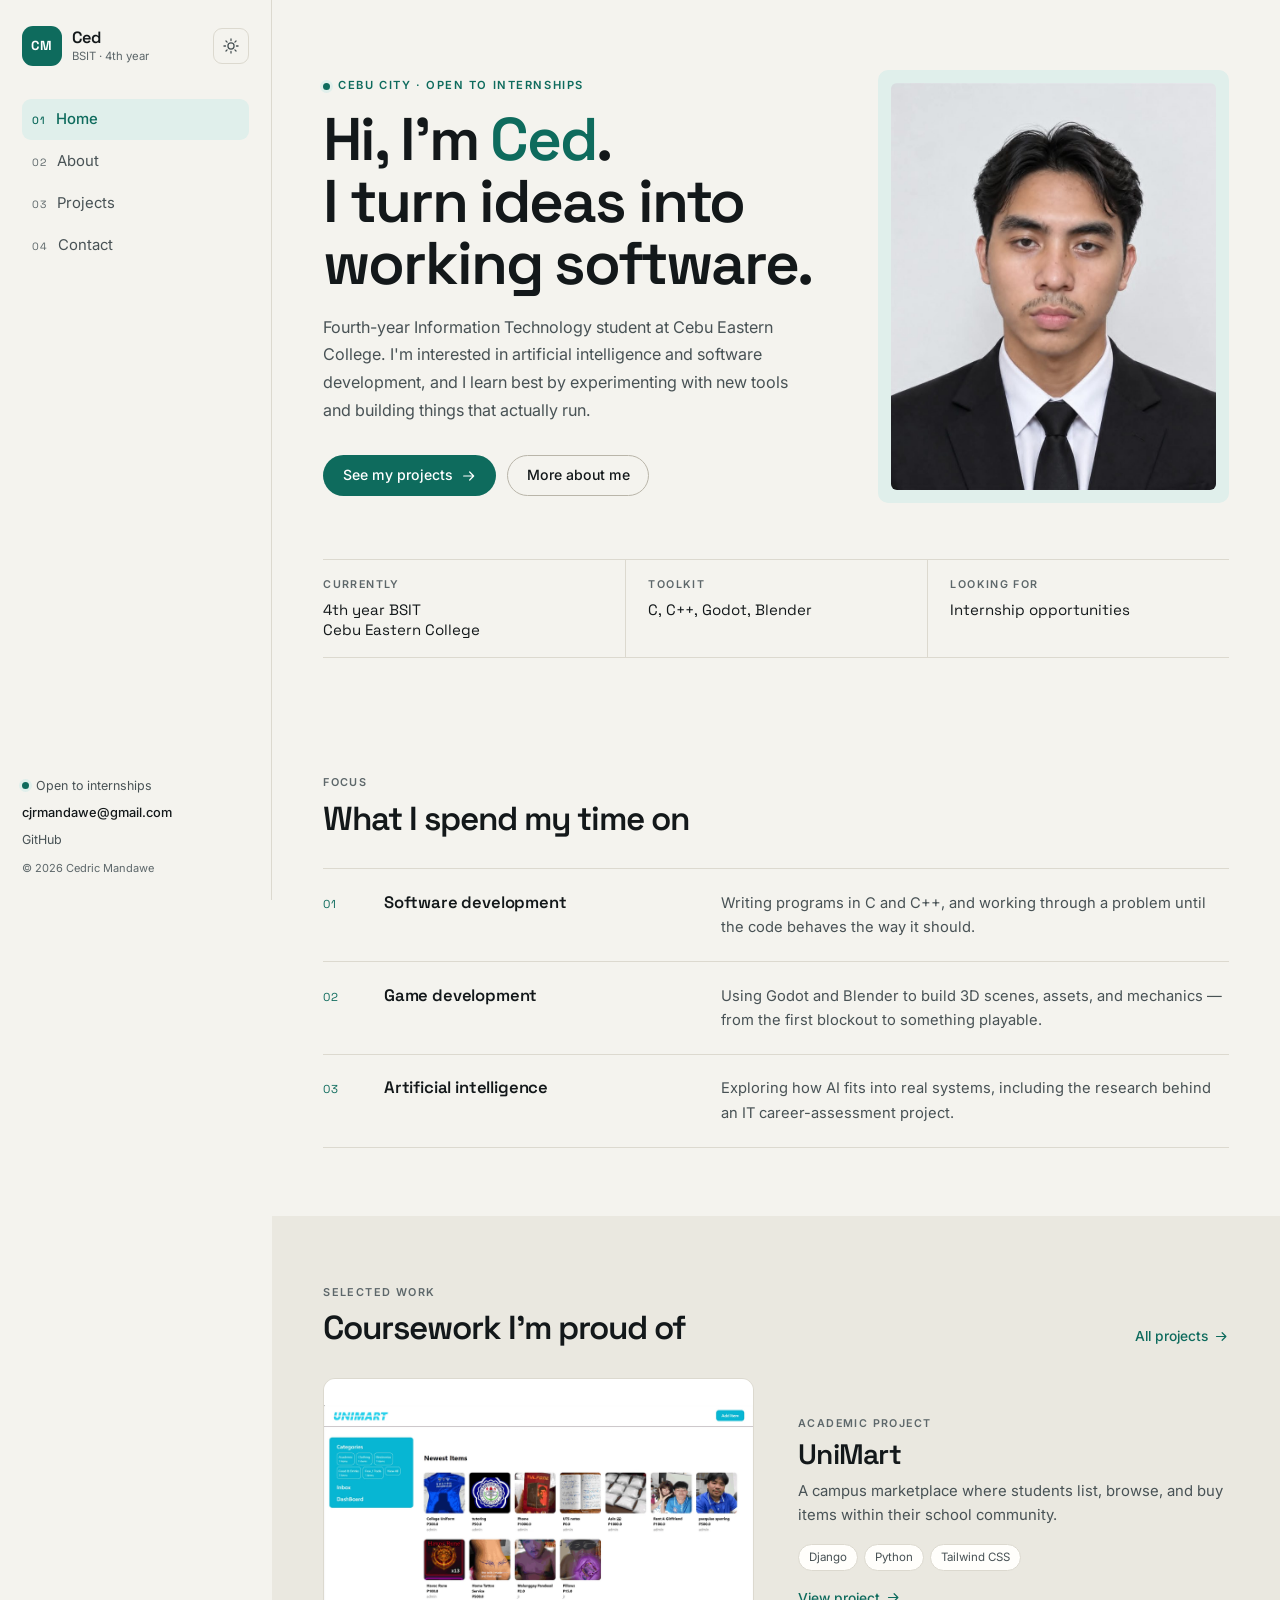
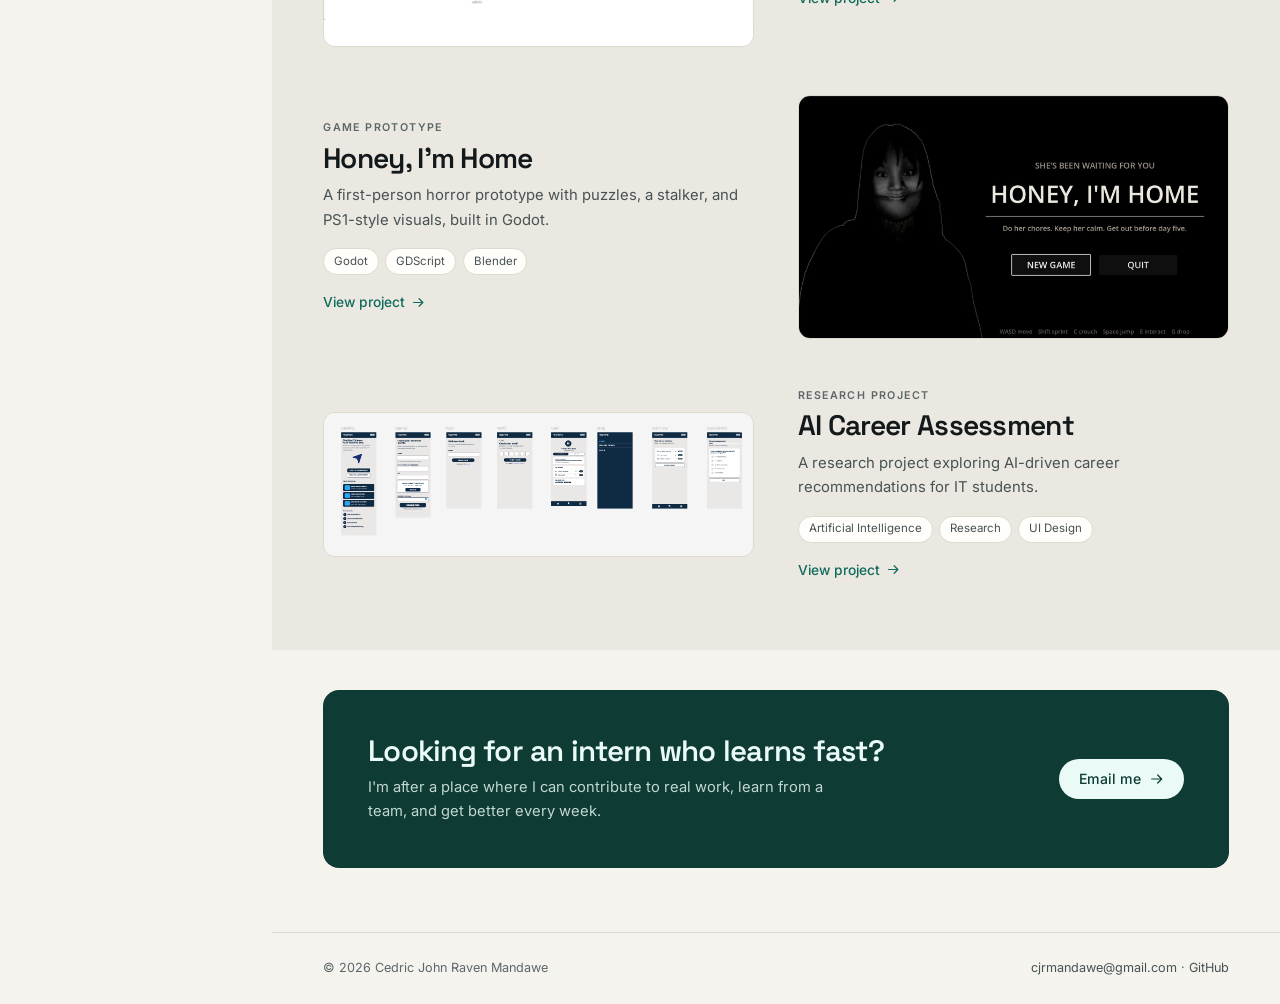
<file: index.html>
<!DOCTYPE html>
<html lang="en" data-theme="light">
<head>
  <meta charset="utf-8">
  <meta name="viewport" content="width=device-width, initial-scale=1">
  <title>Cedric Mandawe — IT Student &amp; Aspiring Developer</title>
  <meta name="description" content="Portfolio of Cedric (Ced) Mandawe, a fourth-year Information Technology student at Cebu Eastern College interested in software development, artificial intelligence, and game development.">

  <link rel="icon" href="images/favicon.svg" type="image/svg+xml">
  <link rel="preconnect" href="https://fonts.googleapis.com">
  <link rel="preconnect" href="https://fonts.gstatic.com" crossorigin>
  <link href="https://fonts.googleapis.com/css2?family=Inter:wght@400;500;600&family=Space+Grotesk:wght@400;500;600;700&display=swap" rel="stylesheet">
  <link rel="stylesheet" href="style.css">

  <script>
    (function () {
      document.documentElement.classList.add('js');
      try {
        var saved = localStorage.getItem('ced-theme');
        var prefersDark = window.matchMedia('(prefers-color-scheme: dark)').matches;
        document.documentElement.dataset.theme = saved || (prefersDark ? 'dark' : 'light');
      } catch (e) {}
    })();
  </script>
</head>
<body>
  <a class="skip-link" href="#main">Skip to content</a>

  <div class="app">
    <!-- ================= SIDEBAR ================= -->
    <aside class="sidebar" id="sidebar">
      <div class="side-top">
        <a class="brand" href="index.html">
          <span class="brand-mark" aria-hidden="true">CM</span>
          <span class="brand-text">
            <strong>Ced</strong>
            <small>BSIT &middot; 4th year</small>
          </span>
        </a>

        <div class="side-actions">
          <button class="theme-toggle" type="button" aria-label="Switch to dark theme" title="Switch theme">
            <svg class="icon-sun" viewBox="0 0 24 24" aria-hidden="true"><circle cx="12" cy="12" r="4.1"/><path d="M12 2.6v2.1M12 19.3v2.1M2.6 12h2.1M19.3 12h2.1M5.3 5.3l1.5 1.5M17.2 17.2l1.5 1.5M18.7 5.3l-1.5 1.5M6.8 17.2l-1.5 1.5"/></svg>
            <svg class="icon-moon" viewBox="0 0 24 24" aria-hidden="true"><path d="M20.1 14.3A8.4 8.4 0 0 1 9.7 3.9a8.5 8.5 0 1 0 10.4 10.4Z"/></svg>
          </button>

          <button class="nav-toggle" type="button" aria-expanded="false" aria-controls="side-nav" aria-label="Open menu">
            <span class="nav-toggle-bars" aria-hidden="true"><span></span><span></span></span>
          </button>
        </div>
      </div>

      <nav class="side-nav" id="side-nav" aria-label="Main navigation">
        <ul>
          <li><a class="nav-link" href="index.html"><span class="n">01</span>Home</a></li>
          <li><a class="nav-link" href="about.html"><span class="n">02</span>About</a></li>
          <li><a class="nav-link" href="projects.html"><span class="n">03</span>Projects</a></li>
          <li><a class="nav-link" href="contact.html"><span class="n">04</span>Contact</a></li>
        </ul>
      </nav>

      <div class="side-foot">
        <p class="availability"><span class="pulse-dot" aria-hidden="true"></span>Open to internships</p>
        <a class="side-email" href="mailto:cjrmandawe@gmail.com">cjrmandawe@gmail.com</a>
        <div class="side-links">
          <a href="https://github.com/Chaddric" target="_blank" rel="noopener">GitHub</a>
        </div>
        <p class="side-fine">&copy; <span class="year">2026</span> Cedric Mandawe</p>
      </div>
    </aside>

    <!-- ================= MAIN ================= -->
    <div class="main">
      <main id="main">
        <section class="hero">
          <div class="wrap">
            <div class="hero-grid">
              <div class="hero-copy">
                <p class="eyebrow"><span class="pulse-dot" aria-hidden="true"></span>Cebu City &middot; Open to internships</p>
                <h1 class="hero-title">Hi, I'm <span class="accent">Ced</span>.<br>I turn ideas into working software.</h1>
                <p class="hero-lead">
                  Fourth-year Information Technology student at Cebu Eastern College. I'm interested in
                  artificial intelligence and software development, and I learn best by experimenting with
                  new tools and building things that actually run.
                </p>
                <div class="hero-actions">
                  <a class="btn" href="projects.html">
                    See my projects
                    <svg viewBox="0 0 24 24" aria-hidden="true"><path d="M4 12h15M13 6l6 6-6 6"/></svg>
                  </a>
                  <a class="btn btn-ghost" href="about.html">More about me</a>
                </div>
              </div>

              <figure class="hero-photo">
                <img src="images/profile.jpg" alt="Portrait of Cedric Mandawe" width="960" height="960">
              </figure>
            </div>

            <dl class="facts">
              <div class="fact">
                <dt>Currently</dt>
                <dd>4th year BSIT<br>Cebu Eastern College</dd>
              </div>
              <div class="fact">
                <dt>Toolkit</dt>
                <dd>C, C++, Godot, Blender</dd>
              </div>
              <div class="fact">
                <dt>Looking for</dt>
                <dd>Internship opportunities</dd>
              </div>
            </dl>
          </div>
        </section>

        <!-- ================= FOCUS ================= -->
        <section class="section">
          <div class="wrap">
            <div class="section-head reveal">
              <div>
                <span class="section-kicker">Focus</span>
                <h2 class="section-title">What I spend my time on</h2>
              </div>
            </div>

            <div class="rows reveal">
              <div class="row">
                <span class="row-num">01</span>
                <h3 class="row-title">Software development</h3>
                <p class="row-text">
                  Writing programs in C and C++, and working through a problem until the code behaves
                  the way it should.
                </p>
              </div>
              <div class="row">
                <span class="row-num">02</span>
                <h3 class="row-title">Game development</h3>
                <p class="row-text">
                  Using Godot and Blender to build 3D scenes, assets, and mechanics &mdash; from the first
                  blockout to something playable.
                </p>
              </div>
              <div class="row">
                <span class="row-num">03</span>
                <h3 class="row-title">Artificial intelligence</h3>
                <p class="row-text">
                  Exploring how AI fits into real systems, including the research behind an IT
                  career-assessment project.
                </p>
              </div>
            </div>
          </div>
        </section>

        <!-- ================= SELECTED WORK ================= -->
        <section class="section section-alt">
          <div class="wrap">
            <div class="section-head reveal">
              <div>
                <span class="section-kicker">Selected work</span>
                <h2 class="section-title">Coursework I'm proud of</h2>
              </div>
              <a class="link-arrow" href="projects.html">
                All projects
                <svg viewBox="0 0 24 24" aria-hidden="true"><path d="M4 12h15M13 6l6 6-6 6"/></svg>
              </a>
            </div>

            <div class="work-list">
              <article class="work reveal">
                <figure class="work-media">
                  <img src="images/project-1.png" alt="UniMart campus marketplace homepage" width="948" height="592" loading="lazy">
                </figure>
                <div class="work-body">
                  <p class="work-kicker">Academic project</p>
                  <h3 class="work-title">UniMart</h3>
                  <p class="work-desc">
                    A campus marketplace where students list, browse, and buy items within their school
                    community.
                  </p>
                  <ul class="tag-list" aria-label="Technologies used">
                    <li class="tag">Django</li>
                    <li class="tag">Python</li>
                    <li class="tag">Tailwind CSS</li>
                  </ul>
                  <a class="link-arrow" href="projects.html#unimart">
                    View project
                    <svg viewBox="0 0 24 24" aria-hidden="true"><path d="M4 12h15M13 6l6 6-6 6"/></svg>
                  </a>
                </div>
              </article>

              <article class="work reveal">
                <figure class="work-media">
                  <img src="images/project-2.jpg" alt="Honey, I'm Home title screen" width="1600" height="900" loading="lazy">
                </figure>
                <div class="work-body">
                  <p class="work-kicker">Game prototype</p>
                  <h3 class="work-title">Honey, I'm Home</h3>
                  <p class="work-desc">
                    A first-person horror prototype with puzzles, a stalker, and PS1-style visuals,
                    built in Godot.
                  </p>
                  <ul class="tag-list" aria-label="Technologies used">
                    <li class="tag">Godot</li>
                    <li class="tag">GDScript</li>
                    <li class="tag">Blender</li>
                  </ul>
                  <a class="link-arrow" href="projects.html#honey-im-home">
                    View project
                    <svg viewBox="0 0 24 24" aria-hidden="true"><path d="M4 12h15M13 6l6 6-6 6"/></svg>
                  </a>
                </div>
              </article>

              <article class="work reveal">
                <figure class="work-media">
                  <img src="images/project-3.png" alt="TechPath AI career assessment screen flow" width="1653" height="553" loading="lazy">
                </figure>
                <div class="work-body">
                  <p class="work-kicker">Research project</p>
                  <h3 class="work-title">AI Career Assessment</h3>
                  <p class="work-desc">
                    A research project exploring AI-driven career recommendations for IT students.
                  </p>
                  <ul class="tag-list" aria-label="Technologies and skills">
                    <li class="tag">Artificial Intelligence</li>
                    <li class="tag">Research</li>
                    <li class="tag">UI Design</li>
                  </ul>
                  <a class="link-arrow" href="projects.html#career-assessment">
                    View project
                    <svg viewBox="0 0 24 24" aria-hidden="true"><path d="M4 12h15M13 6l6 6-6 6"/></svg>
                  </a>
                </div>
              </article>
            </div>
          </div>
        </section>

        <!-- ================= CTA ================= -->
        <section class="wrap">
          <div class="cta reveal">
            <div>
              <h2>Looking for an intern who learns fast?</h2>
              <p>I'm after a place where I can contribute to real work, learn from a team, and get better every week.</p>
            </div>
            <a class="btn" href="mailto:cjrmandawe@gmail.com">
              Email me
              <svg viewBox="0 0 24 24" aria-hidden="true"><path d="M4 12h15M13 6l6 6-6 6"/></svg>
            </a>
          </div>
        </section>
      </main>

      <footer class="site-footer">
        <div class="wrap footer-inner">
          <p>&copy; <span class="year">2026</span> Cedric John Raven Mandawe</p>
          <p>
            <a href="mailto:cjrmandawe@gmail.com">cjrmandawe@gmail.com</a>
            &middot;
            <a href="https://github.com/Chaddric" target="_blank" rel="noopener">GitHub</a>
          </p>
        </div>
      </footer>
    </div>
  </div>

  <script src="script.js" defer></script>
</body>
</html>
</file>
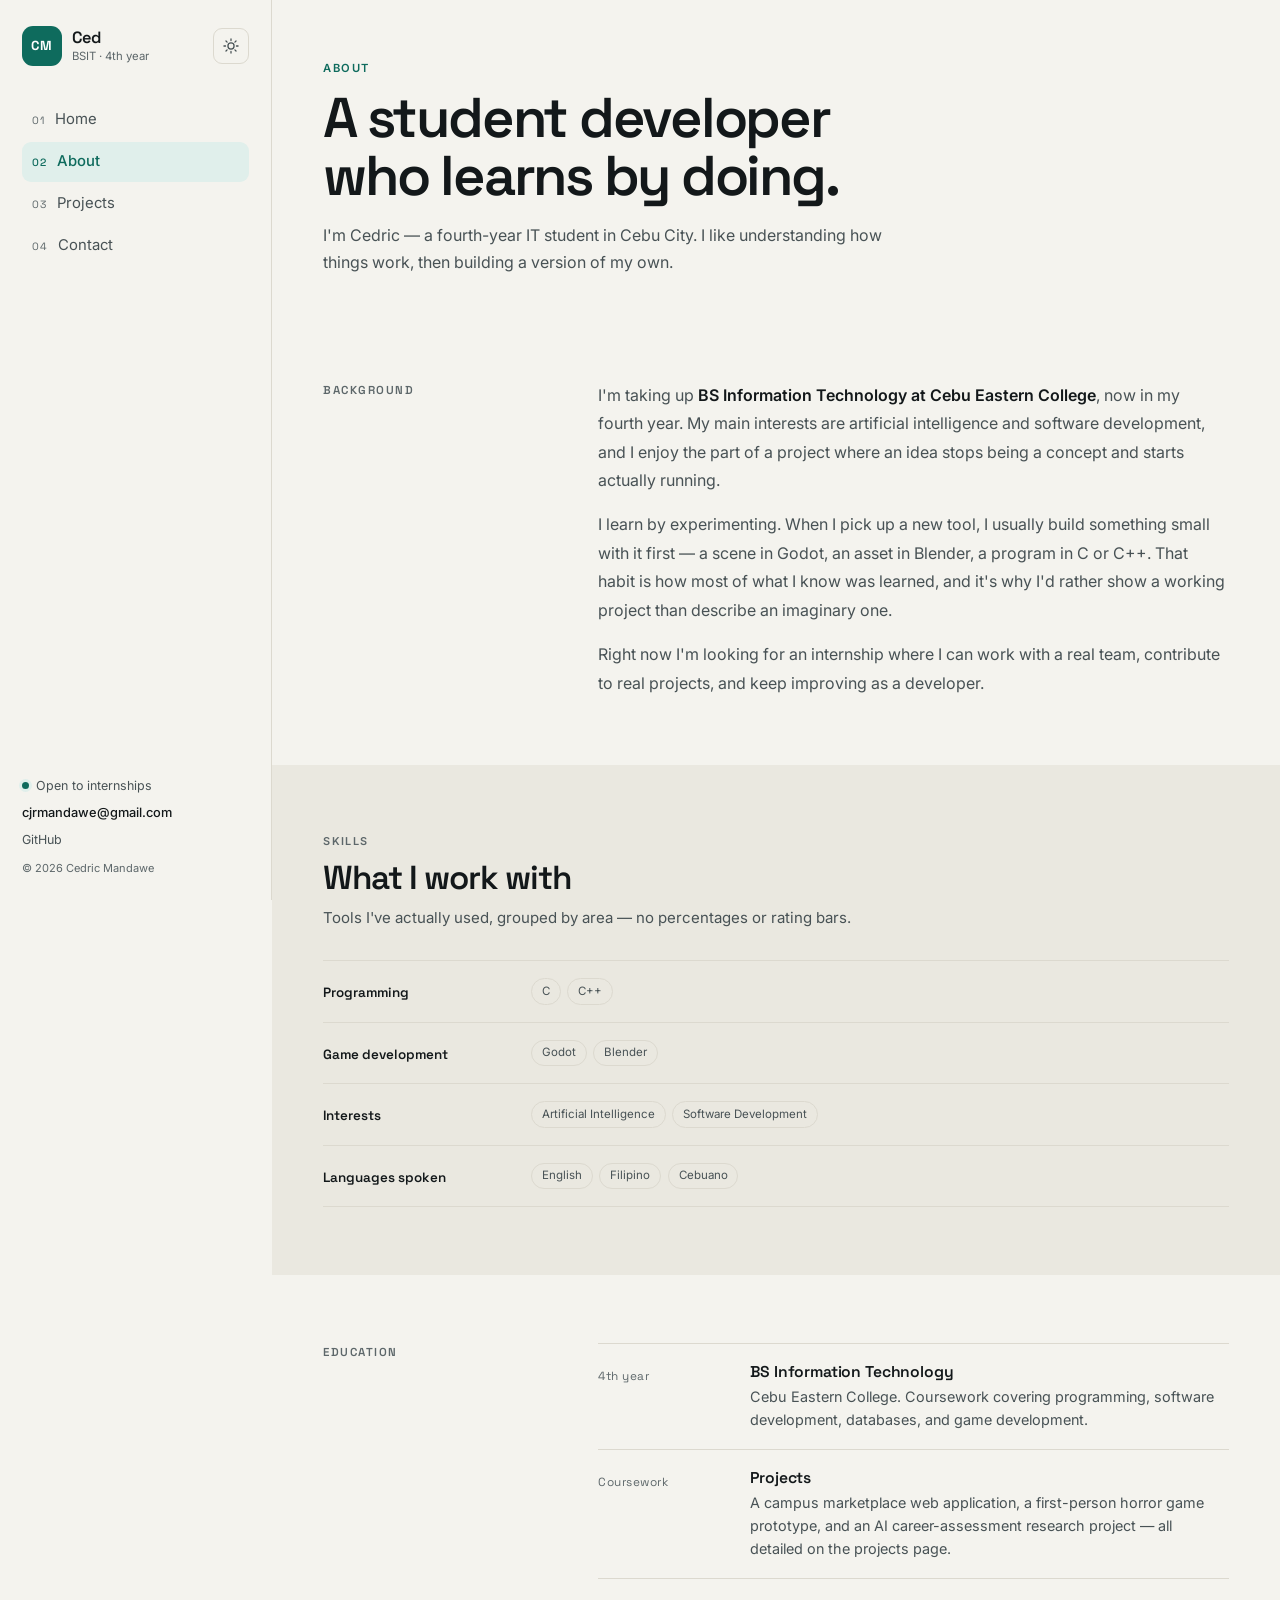
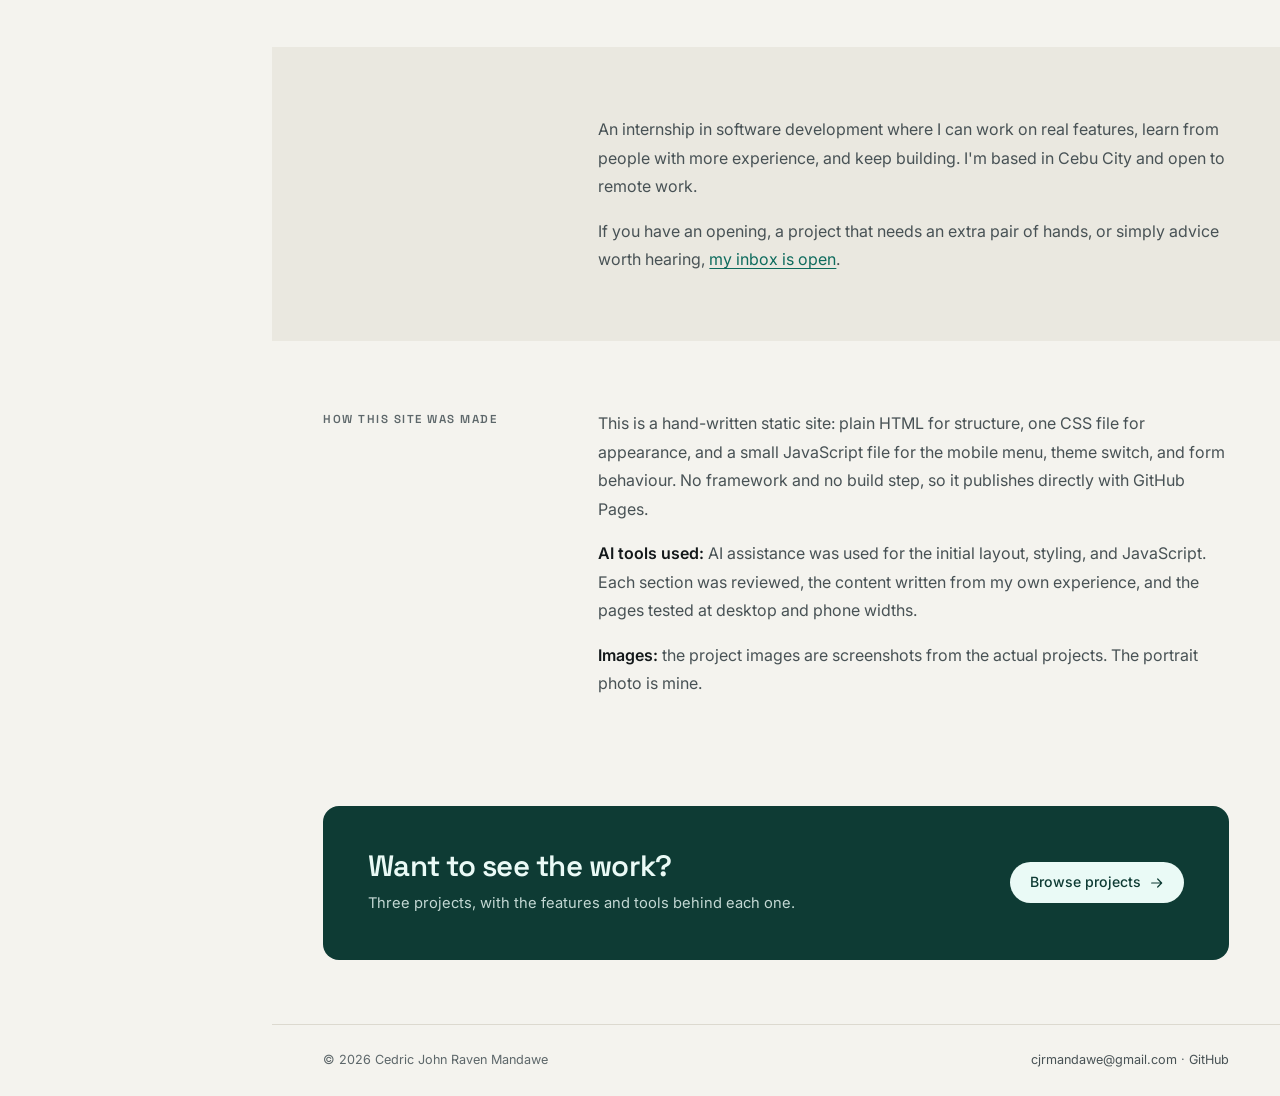
<file: about.html>
<!DOCTYPE html>
<html lang="en" data-theme="light">
<head>
  <meta charset="utf-8">
  <meta name="viewport" content="width=device-width, initial-scale=1">
  <title>About — Cedric Mandawe</title>
  <meta name="description" content="About Cedric Mandawe: a fourth-year BS Information Technology student at Cebu Eastern College, interested in software development, AI, and game development.">

  <link rel="icon" href="images/favicon.svg" type="image/svg+xml">
  <link rel="preconnect" href="https://fonts.googleapis.com">
  <link rel="preconnect" href="https://fonts.gstatic.com" crossorigin>
  <link href="https://fonts.googleapis.com/css2?family=Inter:wght@400;500;600&family=Space+Grotesk:wght@400;500;600;700&display=swap" rel="stylesheet">
  <link rel="stylesheet" href="style.css">

  <script>
    (function () {
      document.documentElement.classList.add('js');
      try {
        var saved = localStorage.getItem('ced-theme');
        var prefersDark = window.matchMedia('(prefers-color-scheme: dark)').matches;
        document.documentElement.dataset.theme = saved || (prefersDark ? 'dark' : 'light');
      } catch (e) {}
    })();
  </script>
</head>
<body>
  <a class="skip-link" href="#main">Skip to content</a>

  <div class="app">
    <aside class="sidebar" id="sidebar">
      <div class="side-top">
        <a class="brand" href="index.html">
          <span class="brand-mark" aria-hidden="true">CM</span>
          <span class="brand-text">
            <strong>Ced</strong>
            <small>BSIT &middot; 4th year</small>
          </span>
        </a>

        <div class="side-actions">
          <button class="theme-toggle" type="button" aria-label="Switch to dark theme" title="Switch theme">
            <svg class="icon-sun" viewBox="0 0 24 24" aria-hidden="true"><circle cx="12" cy="12" r="4.1"/><path d="M12 2.6v2.1M12 19.3v2.1M2.6 12h2.1M19.3 12h2.1M5.3 5.3l1.5 1.5M17.2 17.2l1.5 1.5M18.7 5.3l-1.5 1.5M6.8 17.2l-1.5 1.5"/></svg>
            <svg class="icon-moon" viewBox="0 0 24 24" aria-hidden="true"><path d="M20.1 14.3A8.4 8.4 0 0 1 9.7 3.9a8.5 8.5 0 1 0 10.4 10.4Z"/></svg>
          </button>

          <button class="nav-toggle" type="button" aria-expanded="false" aria-controls="side-nav" aria-label="Open menu">
            <span class="nav-toggle-bars" aria-hidden="true"><span></span><span></span></span>
          </button>
        </div>
      </div>

      <nav class="side-nav" id="side-nav" aria-label="Main navigation">
        <ul>
          <li><a class="nav-link" href="index.html"><span class="n">01</span>Home</a></li>
          <li><a class="nav-link" href="about.html"><span class="n">02</span>About</a></li>
          <li><a class="nav-link" href="projects.html"><span class="n">03</span>Projects</a></li>
          <li><a class="nav-link" href="contact.html"><span class="n">04</span>Contact</a></li>
        </ul>
      </nav>

      <div class="side-foot">
        <p class="availability"><span class="pulse-dot" aria-hidden="true"></span>Open to internships</p>
        <a class="side-email" href="mailto:cjrmandawe@gmail.com">cjrmandawe@gmail.com</a>
        <div class="side-links">
          <a href="https://github.com/Chaddric" target="_blank" rel="noopener">GitHub</a>
        </div>
        <p class="side-fine">&copy; <span class="year">2026</span> Cedric Mandawe</p>
      </div>
    </aside>

    <div class="main">
      <main id="main">
        <section class="page-hero">
          <div class="wrap">
            <p class="eyebrow">About</p>
            <h1 class="page-title">A student developer who learns by doing.</h1>
            <p class="page-lead">
              I'm Cedric &mdash; a fourth-year IT student in Cebu City. I like understanding how things
              work, then building a version of my own.
            </p>
          </div>
        </section>

        <!-- ================= BACKGROUND ================= -->
        <section class="section">
          <div class="wrap about-grid">
            <h2 class="column-title reveal">Background</h2>
            <div class="prose reveal">
              <p>
                I'm taking up <strong>BS Information Technology at Cebu Eastern College</strong>, now in
                my fourth year. My main interests are artificial intelligence and software development,
                and I enjoy the part of a project where an idea stops being a concept and starts
                actually running.
              </p>
              <p>
                I learn by experimenting. When I pick up a new tool, I usually build something small
                with it first &mdash; a scene in Godot, an asset in Blender, a program in C or C++. That
                habit is how most of what I know was learned, and it's why I'd rather show a working
                project than describe an imaginary one.
              </p>
              <p>
                Right now I'm looking for an internship where I can work with a real team, contribute
                to real projects, and keep improving as a developer.
              </p>
            </div>
          </div>
        </section>

        <!-- ================= SKILLS ================= -->
        <section class="section section-alt">
          <div class="wrap">
            <div class="section-head reveal">
              <div>
                <span class="section-kicker">Skills</span>
                <h2 class="section-title">What I work with</h2>
                <p class="section-sub">
                  Tools I've actually used, grouped by area &mdash; no percentages or rating bars.
                </p>
              </div>
            </div>

            <dl class="skill-rows reveal">
              <div class="skill-row">
                <dt>Programming</dt>
                <dd>
                  <span class="tag">C</span>
                  <span class="tag">C++</span>
                </dd>
              </div>
              <div class="skill-row">
                <dt>Game development</dt>
                <dd>
                  <span class="tag">Godot</span>
                  <span class="tag">Blender</span>
                </dd>
              </div>
              <div class="skill-row">
                <dt>Interests</dt>
                <dd>
                  <span class="tag">Artificial Intelligence</span>
                  <span class="tag">Software Development</span>
                </dd>
              </div>
              <div class="skill-row">
                <dt>Languages spoken</dt>
                <dd>
                  <span class="tag">English</span>
                  <span class="tag">Filipino</span>
                  <span class="tag">Cebuano</span>
                </dd>
              </div>
            </dl>
          </div>
        </section>

        <!-- ================= EDUCATION ================= -->
        <section class="section">
          <div class="wrap about-grid">
            <h2 class="column-title reveal">Education</h2>
            <div class="reveal">
              <div class="milestones">
                <div class="milestone">
                  <span class="milestone-date">4th year</span>
                  <div>
                    <h3>BS Information Technology</h3>
                    <p>
                      Cebu Eastern College. Coursework covering programming, software development,
                      databases, and game development.
                    </p>
                  </div>
                </div>
                <div class="milestone">
                  <span class="milestone-date">Coursework</span>
                  <div>
                    <h3>Projects</h3>
                    <p>
                      A campus marketplace web application, a first-person horror game prototype, and
                      an AI career-assessment research project &mdash; all detailed on the
                      <a href="projects.html">projects page</a>.
                    </p>
                  </div>
                </div>
              </div>
            </div>
          </div>
        </section>

        <!-- ================= LOOKING FOR ================= -->
        <section class="section section-alt">
          <div class="wrap about-grid">
            <h2 class="column-title reveal">What I'm looking for</h2>
            <div class="prose reveal">
              <p>
                An internship in software development where I can work on real features, learn from
                people with more experience, and keep building. I'm based in Cebu City and open to
                remote work.
              </p>
              <p>
                If you have an opening, a project that needs an extra pair of hands, or simply advice
                worth hearing, <a href="contact.html">my inbox is open</a>.
              </p>
            </div>
          </div>
        </section>

        <!-- ================= AI NOTE ================= -->
        <section class="section">
          <div class="wrap about-grid">
            <h2 class="column-title reveal">How this site was made</h2>
            <div class="prose reveal">
              <p>
                This is a hand-written static site: plain HTML for structure, one CSS file for
                appearance, and a small JavaScript file for the mobile menu, theme switch, and form
                behaviour. No framework and no build step, so it publishes directly with GitHub Pages.
              </p>
              <p>
                <strong>AI tools used:</strong> AI assistance was used for the initial layout, styling,
                and JavaScript. Each section was reviewed, the content written from my own experience,
                and the pages tested at desktop and phone widths.
              </p>
              <p>
                <strong>Images:</strong> the project images are screenshots from the actual projects.
                The portrait photo is mine.
              </p>
            </div>
          </div>
        </section>

        <section class="wrap">
          <div class="cta reveal">
            <div>
              <h2>Want to see the work?</h2>
              <p>Three projects, with the features and tools behind each one.</p>
            </div>
            <a class="btn" href="projects.html">
              Browse projects
              <svg viewBox="0 0 24 24" aria-hidden="true"><path d="M4 12h15M13 6l6 6-6 6"/></svg>
            </a>
          </div>
        </section>
      </main>

      <footer class="site-footer">
        <div class="wrap footer-inner">
          <p>&copy; <span class="year">2026</span> Cedric John Raven Mandawe</p>
          <p>
            <a href="mailto:cjrmandawe@gmail.com">cjrmandawe@gmail.com</a>
            &middot;
            <a href="https://github.com/Chaddric" target="_blank" rel="noopener">GitHub</a>
          </p>
        </div>
      </footer>
    </div>
  </div>

  <script src="script.js" defer></script>
</body>
</html>
</file>
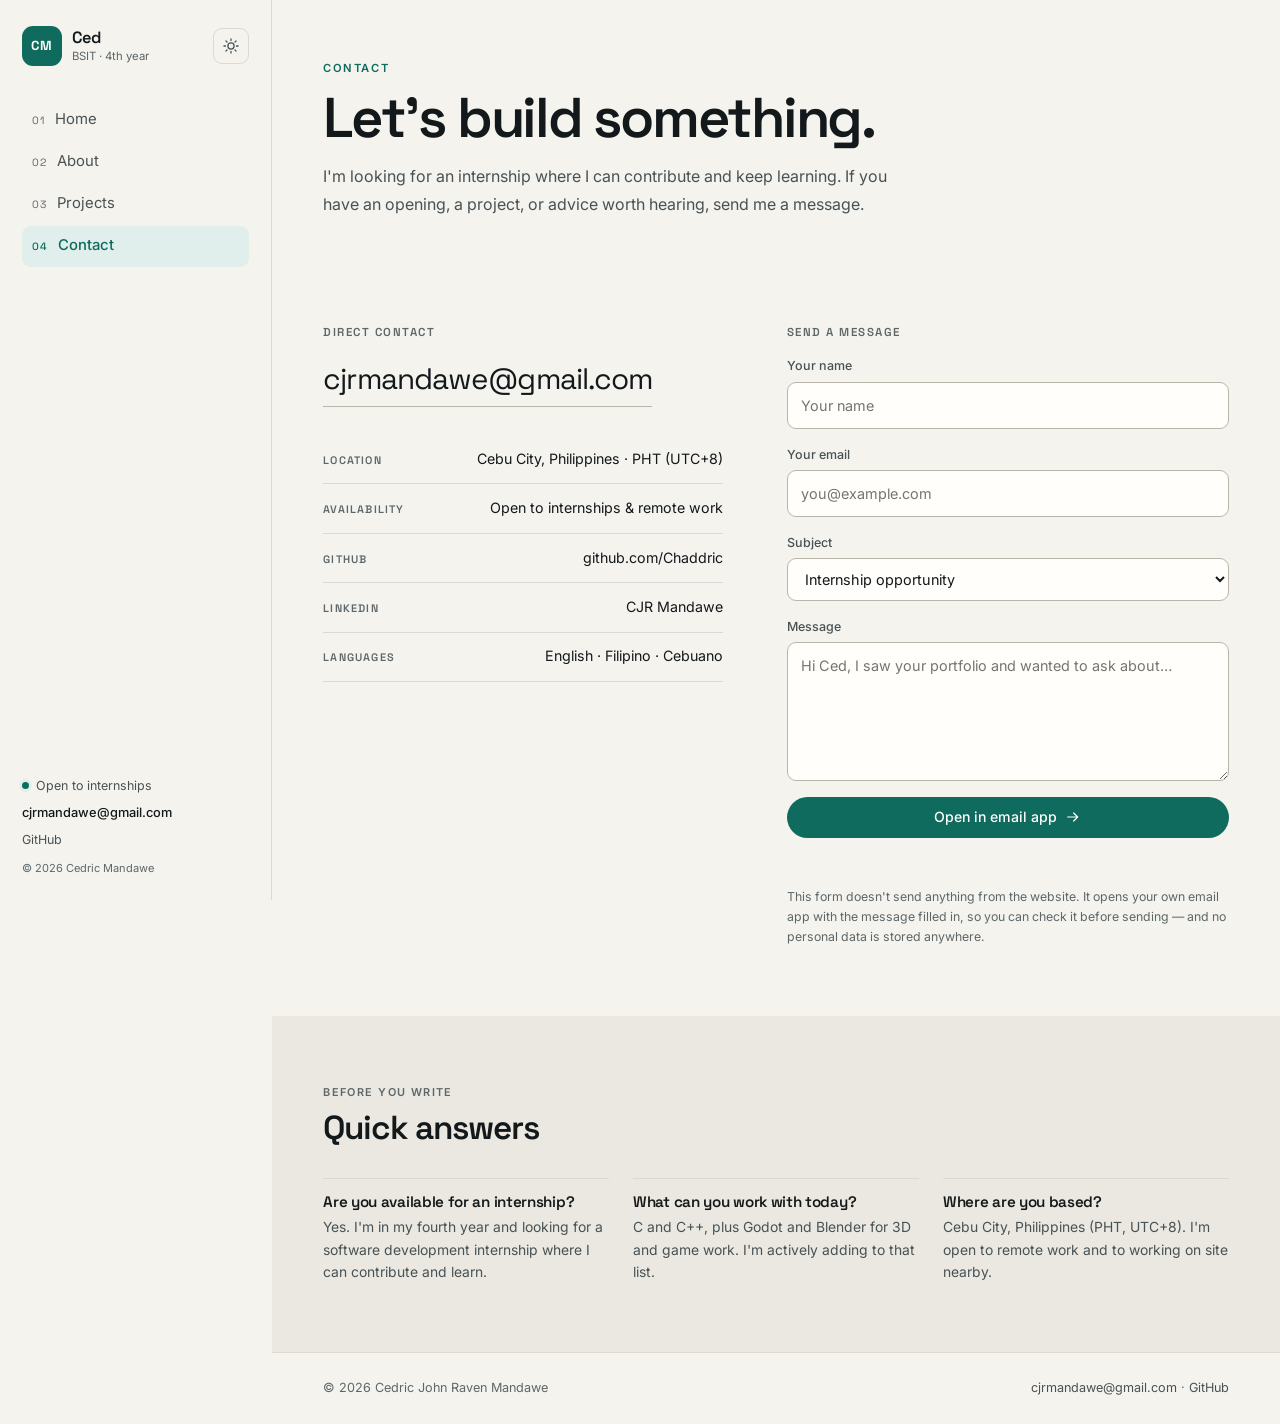
<file: contact.html>
<!DOCTYPE html>
<html lang="en" data-theme="light">
<head>
  <meta charset="utf-8">
  <meta name="viewport" content="width=device-width, initial-scale=1">
  <title>Contact — Cedric Mandawe</title>
  <meta name="description" content="Contact Cedric Mandawe, a fourth-year IT student at Cebu Eastern College, for internship opportunities, projects, or questions.">

  <link rel="icon" href="images/favicon.svg" type="image/svg+xml">
  <link rel="preconnect" href="https://fonts.googleapis.com">
  <link rel="preconnect" href="https://fonts.gstatic.com" crossorigin>
  <link href="https://fonts.googleapis.com/css2?family=Inter:wght@400;500;600&family=Space+Grotesk:wght@400;500;600;700&display=swap" rel="stylesheet">
  <link rel="stylesheet" href="style.css">

  <script>
    (function () {
      document.documentElement.classList.add('js');
      try {
        var saved = localStorage.getItem('ced-theme');
        var prefersDark = window.matchMedia('(prefers-color-scheme: dark)').matches;
        document.documentElement.dataset.theme = saved || (prefersDark ? 'dark' : 'light');
      } catch (e) {}
    })();
  </script>
</head>
<body>
  <a class="skip-link" href="#main">Skip to content</a>

  <div class="app">
    <aside class="sidebar" id="sidebar">
      <div class="side-top">
        <a class="brand" href="index.html">
          <span class="brand-mark" aria-hidden="true">CM</span>
          <span class="brand-text">
            <strong>Ced</strong>
            <small>BSIT &middot; 4th year</small>
          </span>
        </a>

        <div class="side-actions">
          <button class="theme-toggle" type="button" aria-label="Switch to dark theme" title="Switch theme">
            <svg class="icon-sun" viewBox="0 0 24 24" aria-hidden="true"><circle cx="12" cy="12" r="4.1"/><path d="M12 2.6v2.1M12 19.3v2.1M2.6 12h2.1M19.3 12h2.1M5.3 5.3l1.5 1.5M17.2 17.2l1.5 1.5M18.7 5.3l-1.5 1.5M6.8 17.2l-1.5 1.5"/></svg>
            <svg class="icon-moon" viewBox="0 0 24 24" aria-hidden="true"><path d="M20.1 14.3A8.4 8.4 0 0 1 9.7 3.9a8.5 8.5 0 1 0 10.4 10.4Z"/></svg>
          </button>

          <button class="nav-toggle" type="button" aria-expanded="false" aria-controls="side-nav" aria-label="Open menu">
            <span class="nav-toggle-bars" aria-hidden="true"><span></span><span></span></span>
          </button>
        </div>
      </div>

      <nav class="side-nav" id="side-nav" aria-label="Main navigation">
        <ul>
          <li><a class="nav-link" href="index.html"><span class="n">01</span>Home</a></li>
          <li><a class="nav-link" href="about.html"><span class="n">02</span>About</a></li>
          <li><a class="nav-link" href="projects.html"><span class="n">03</span>Projects</a></li>
          <li><a class="nav-link" href="contact.html"><span class="n">04</span>Contact</a></li>
        </ul>
      </nav>

      <div class="side-foot">
        <p class="availability"><span class="pulse-dot" aria-hidden="true"></span>Open to internships</p>
        <a class="side-email" href="mailto:cjrmandawe@gmail.com">cjrmandawe@gmail.com</a>
        <div class="side-links">
          <a href="https://github.com/Chaddric" target="_blank" rel="noopener">GitHub</a>
        </div>
        <p class="side-fine">&copy; <span class="year">2026</span> Cedric Mandawe</p>
      </div>
    </aside>

    <div class="main">
      <main id="main">
        <section class="page-hero">
          <div class="wrap">
            <p class="eyebrow">Contact</p>
            <h1 class="page-title">Let's build something.</h1>
            <p class="page-lead">
              I'm looking for an internship where I can contribute and keep learning. If you have an
              opening, a project, or advice worth hearing, send me a message.
            </p>
          </div>
        </section>

        <section class="section">
          <div class="wrap contact-grid">
            <!-- ============ DETAILS ============ -->
            <div class="contact-details reveal">
              <h2 class="column-title">Direct contact</h2>

              <a class="big-email" href="mailto:cjrmandawe@gmail.com">cjrmandawe@gmail.com</a>

              <ul class="contact-list">
                <li>
                  <span class="label">Location</span>
                  <span>Cebu City, Philippines &middot; PHT (UTC+8)</span>
                </li>
                <li>
                  <span class="label">Availability</span>
                  <span>Open to internships &amp; remote work</span>
                </li>
                <li>
                  <span class="label">GitHub</span>
                  <a href="https://github.com/Chaddric" target="_blank" rel="noopener">github.com/Chaddric</a>
                </li>
                <li>
                  <span class="label">LinkedIn</span>
                  <span>CJR Mandawe</span>
                </li>
                <li>
                  <span class="label">Languages</span>
                  <span>English &middot; Filipino &middot; Cebuano</span>
                </li>
              </ul>
            </div>

            <!-- ============ FORM ============ -->
            <div class="contact-form-wrap reveal">
              <h2 class="column-title">Send a message</h2>

              <form class="contact-form" id="contact-form" novalidate>
                <div class="field">
                  <label for="name">Your name</label>
                  <input type="text" id="name" name="name" autocomplete="name" required placeholder="Your name">
                </div>

                <div class="field">
                  <label for="email">Your email</label>
                  <input type="email" id="email" name="email" autocomplete="email" required placeholder="you@example.com">
                </div>

                <div class="field">
                  <label for="subject">Subject</label>
                  <select id="subject" name="subject">
                    <option value="Internship opportunity">Internship opportunity</option>
                    <option value="Project collaboration">Project collaboration</option>
                    <option value="Question about a project">Question about a project</option>
                    <option value="Feedback">Feedback on the site</option>
                    <option value="Something else">Something else</option>
                  </select>
                </div>

                <div class="field">
                  <label for="message">Message</label>
                  <textarea id="message" name="message" rows="5" required placeholder="Hi Ced, I saw your portfolio and wanted to ask about…"></textarea>
                </div>

                <button class="btn btn-full" type="submit">
                  Open in email app
                  <svg viewBox="0 0 24 24" aria-hidden="true"><path d="M4 12h15M13 6l6 6-6 6"/></svg>
                </button>

                <p class="form-status" id="form-status" role="status" aria-live="polite"></p>

                <p class="form-hint">
                  This form doesn't send anything from the website. It opens your own email app with the
                  message filled in, so you can check it before sending &mdash; and no personal data is
                  stored anywhere.
                </p>
              </form>
            </div>
          </div>
        </section>

        <!-- ============ QUICK ANSWERS ============ -->
        <section class="section section-alt">
          <div class="wrap">
            <div class="section-head reveal">
              <div>
                <span class="section-kicker">Before you write</span>
                <h2 class="section-title">Quick answers</h2>
              </div>
            </div>

            <div class="qa-grid">
              <div class="qa reveal">
                <h3>Are you available for an internship?</h3>
                <p>Yes. I'm in my fourth year and looking for a software development internship where I can contribute and learn.</p>
              </div>
              <div class="qa reveal">
                <h3>What can you work with today?</h3>
                <p>C and C++, plus Godot and Blender for 3D and game work. I'm actively adding to that list.</p>
              </div>
              <div class="qa reveal">
                <h3>Where are you based?</h3>
                <p>Cebu City, Philippines (PHT, UTC+8). I'm open to remote work and to working on site nearby.</p>
              </div>
            </div>
          </div>
        </section>
      </main>

      <footer class="site-footer">
        <div class="wrap footer-inner">
          <p>&copy; <span class="year">2026</span> Cedric John Raven Mandawe</p>
          <p>
            <a href="mailto:cjrmandawe@gmail.com">cjrmandawe@gmail.com</a>
            &middot;
            <a href="https://github.com/Chaddric" target="_blank" rel="noopener">GitHub</a>
          </p>
        </div>
      </footer>
    </div>
  </div>

  <script src="script.js" defer></script>
</body>
</html>
</file>
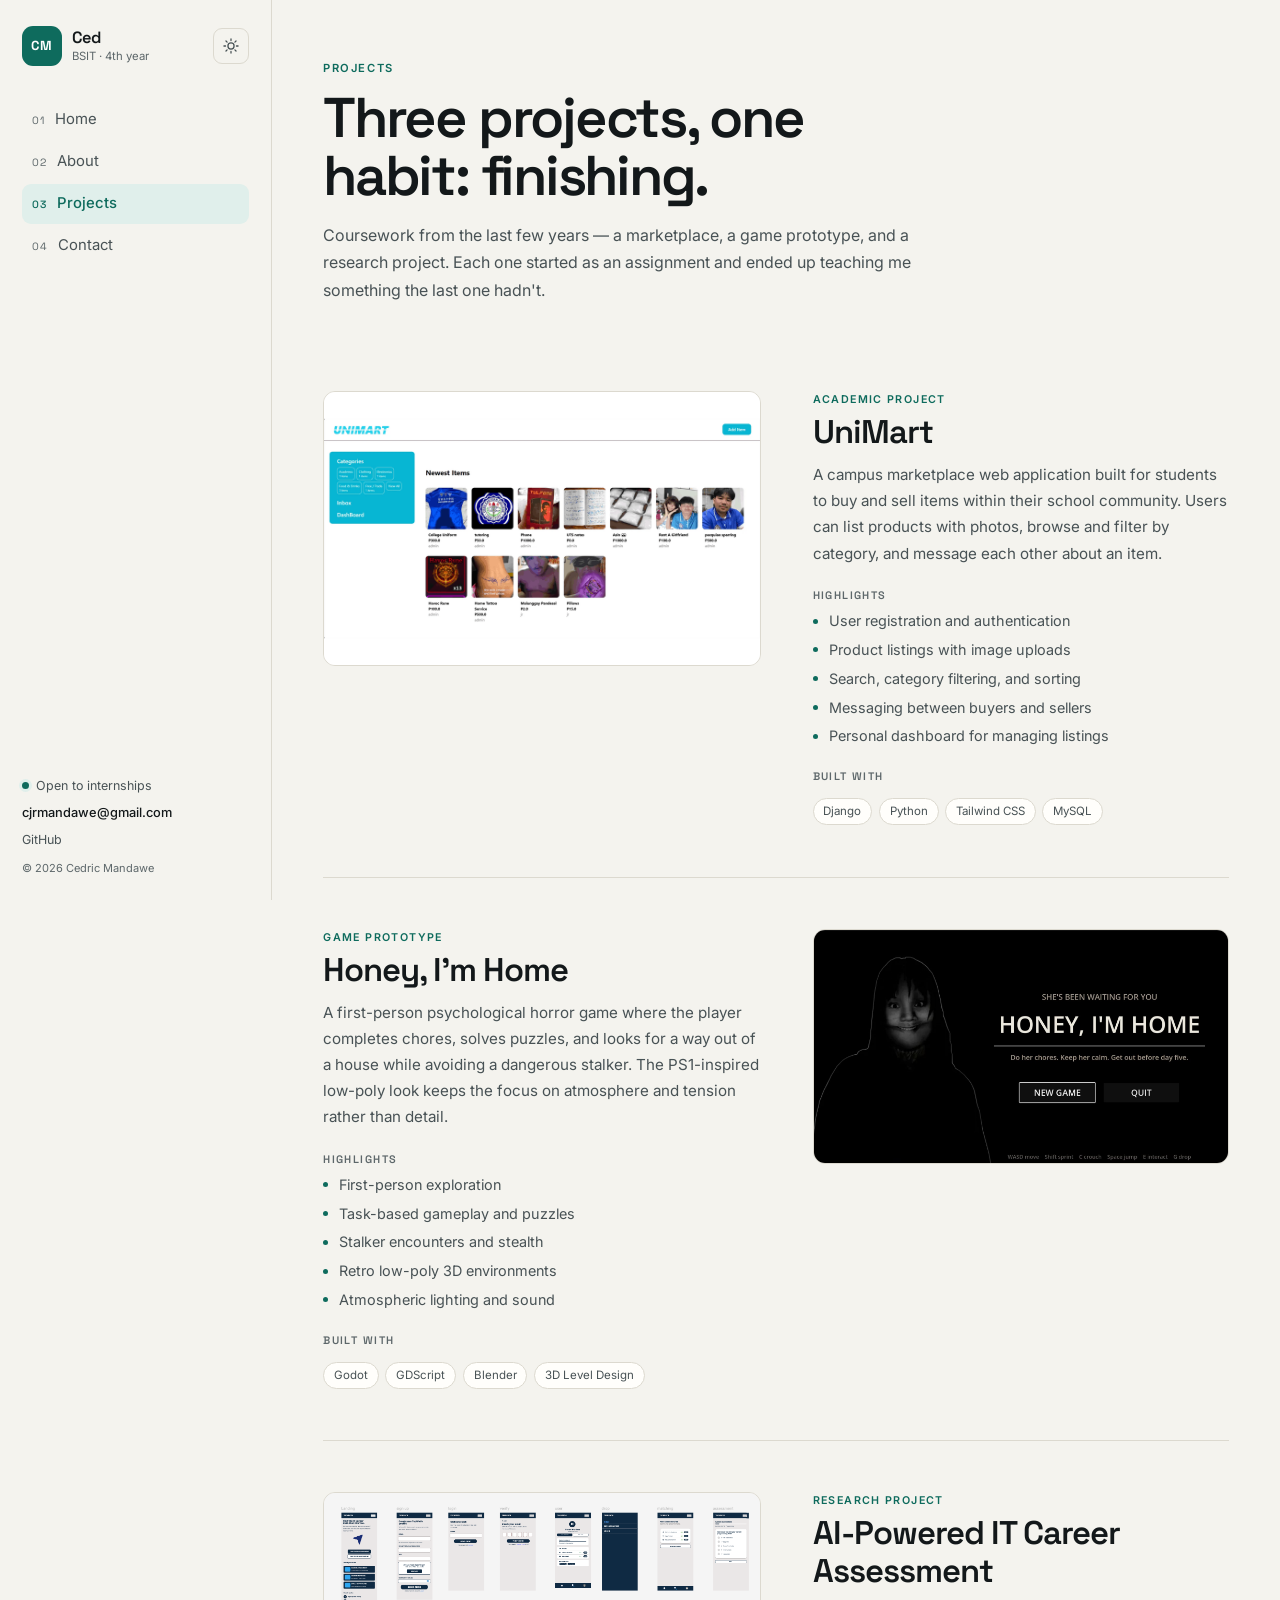
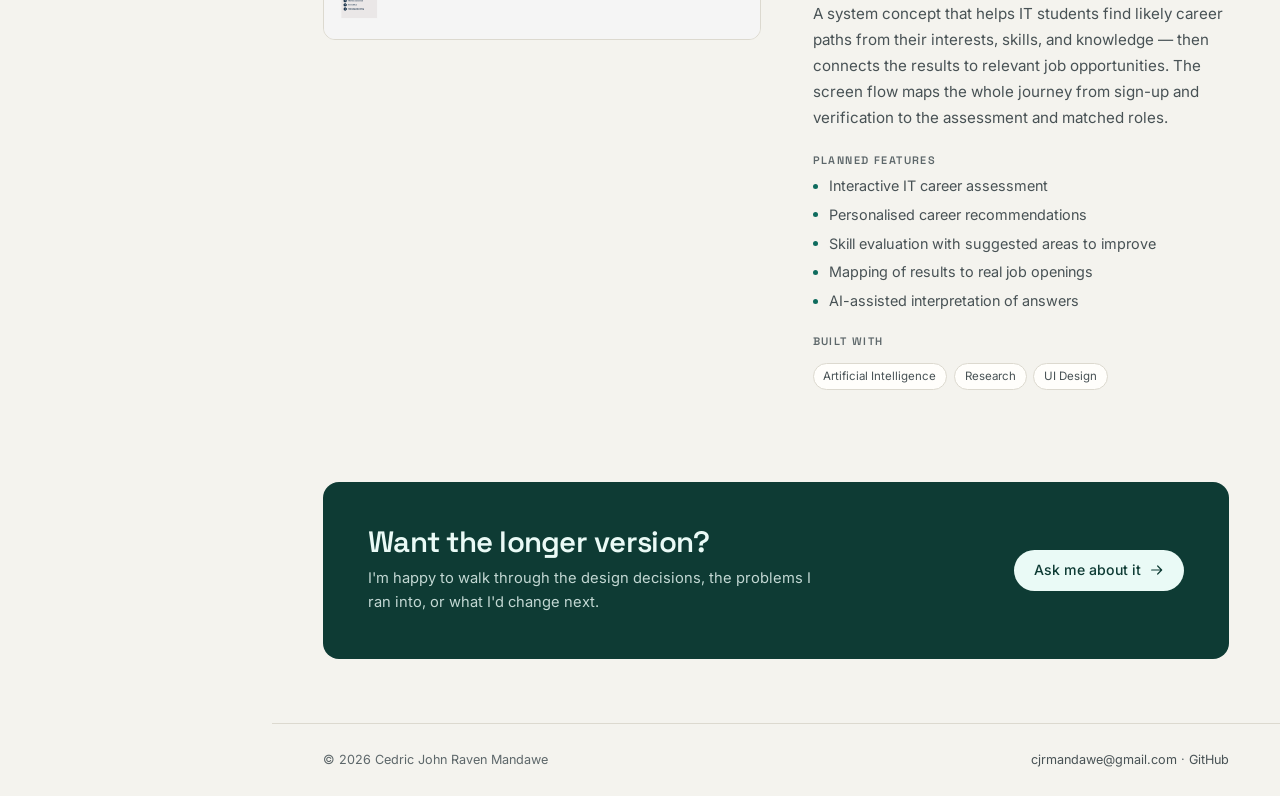
<file: projects.html>
<!DOCTYPE html>
<html lang="en" data-theme="light">
<head>
  <meta charset="utf-8">
  <meta name="viewport" content="width=device-width, initial-scale=1">
  <title>Projects — Cedric Mandawe</title>
  <meta name="description" content="Coursework projects by Cedric Mandawe: UniMart campus marketplace, the Honey I'm Home game prototype, and an AI-powered IT career assessment system.">

  <link rel="icon" href="images/favicon.svg" type="image/svg+xml">
  <link rel="preconnect" href="https://fonts.googleapis.com">
  <link rel="preconnect" href="https://fonts.gstatic.com" crossorigin>
  <link href="https://fonts.googleapis.com/css2?family=Inter:wght@400;500;600&family=Space+Grotesk:wght@400;500;600;700&display=swap" rel="stylesheet">
  <link rel="stylesheet" href="style.css">

  <script>
    (function () {
      document.documentElement.classList.add('js');
      try {
        var saved = localStorage.getItem('ced-theme');
        var prefersDark = window.matchMedia('(prefers-color-scheme: dark)').matches;
        document.documentElement.dataset.theme = saved || (prefersDark ? 'dark' : 'light');
      } catch (e) {}
    })();
  </script>
</head>
<body>
  <a class="skip-link" href="#main">Skip to content</a>

  <div class="app">
    <aside class="sidebar" id="sidebar">
      <div class="side-top">
        <a class="brand" href="index.html">
          <span class="brand-mark" aria-hidden="true">CM</span>
          <span class="brand-text">
            <strong>Ced</strong>
            <small>BSIT &middot; 4th year</small>
          </span>
        </a>

        <div class="side-actions">
          <button class="theme-toggle" type="button" aria-label="Switch to dark theme" title="Switch theme">
            <svg class="icon-sun" viewBox="0 0 24 24" aria-hidden="true"><circle cx="12" cy="12" r="4.1"/><path d="M12 2.6v2.1M12 19.3v2.1M2.6 12h2.1M19.3 12h2.1M5.3 5.3l1.5 1.5M17.2 17.2l1.5 1.5M18.7 5.3l-1.5 1.5M6.8 17.2l-1.5 1.5"/></svg>
            <svg class="icon-moon" viewBox="0 0 24 24" aria-hidden="true"><path d="M20.1 14.3A8.4 8.4 0 0 1 9.7 3.9a8.5 8.5 0 1 0 10.4 10.4Z"/></svg>
          </button>

          <button class="nav-toggle" type="button" aria-expanded="false" aria-controls="side-nav" aria-label="Open menu">
            <span class="nav-toggle-bars" aria-hidden="true"><span></span><span></span></span>
          </button>
        </div>
      </div>

      <nav class="side-nav" id="side-nav" aria-label="Main navigation">
        <ul>
          <li><a class="nav-link" href="index.html"><span class="n">01</span>Home</a></li>
          <li><a class="nav-link" href="about.html"><span class="n">02</span>About</a></li>
          <li><a class="nav-link" href="projects.html"><span class="n">03</span>Projects</a></li>
          <li><a class="nav-link" href="contact.html"><span class="n">04</span>Contact</a></li>
        </ul>
      </nav>

      <div class="side-foot">
        <p class="availability"><span class="pulse-dot" aria-hidden="true"></span>Open to internships</p>
        <a class="side-email" href="mailto:cjrmandawe@gmail.com">cjrmandawe@gmail.com</a>
        <div class="side-links">
          <a href="https://github.com/Chaddric" target="_blank" rel="noopener">GitHub</a>
        </div>
        <p class="side-fine">&copy; <span class="year">2026</span> Cedric Mandawe</p>
      </div>
    </aside>

    <div class="main">
      <main id="main">
        <section class="page-hero">
          <div class="wrap">
            <p class="eyebrow">Projects</p>
            <h1 class="page-title">Three projects, one habit: finishing.</h1>
            <p class="page-lead">
              Coursework from the last few years &mdash; a marketplace, a game prototype, and a research
              project. Each one started as an assignment and ended up teaching me something the last
              one hadn't.
            </p>
          </div>
        </section>

        <div class="wrap">
          <!-- ============ UNIMART ============ -->
          <article class="project reveal" id="unimart">
            <figure class="project-media">
              <img src="images/project-1.png" alt="UniMart campus marketplace homepage" width="948" height="592" loading="lazy">
            </figure>
            <div class="project-body">
              <p class="project-kicker">Academic project</p>
              <h2>UniMart</h2>
              <p class="project-summary">
                A campus marketplace web application built for students to buy and sell items within
                their school community. Users can list products with photos, browse and filter by
                category, and message each other about an item.
              </p>

              <h3 class="detail-label">Highlights</h3>
              <ul class="detail-list">
                <li>User registration and authentication</li>
                <li>Product listings with image uploads</li>
                <li>Search, category filtering, and sorting</li>
                <li>Messaging between buyers and sellers</li>
                <li>Personal dashboard for managing listings</li>
              </ul>

              <h3 class="detail-label">Built with</h3>
              <ul class="tag-list" aria-label="Technologies used">
                <li class="tag">Django</li>
                <li class="tag">Python</li>
                <li class="tag">Tailwind CSS</li>
                <li class="tag">MySQL</li>
              </ul>
            </div>
          </article>

          <!-- ============ HONEY, I'M HOME ============ -->
          <article class="project reveal" id="honey-im-home">
            <figure class="project-media">
              <img src="images/project-2.jpg" alt="Honey, I'm Home title screen" width="1600" height="900" loading="lazy">
            </figure>
            <div class="project-body">
              <p class="project-kicker">Game prototype</p>
              <h2>Honey, I'm Home</h2>
              <p class="project-summary">
                A first-person psychological horror game where the player completes chores, solves
                puzzles, and looks for a way out of a house while avoiding a dangerous stalker. The
                PS1-inspired low-poly look keeps the focus on atmosphere and tension rather than
                detail.
              </p>

              <h3 class="detail-label">Highlights</h3>
              <ul class="detail-list">
                <li>First-person exploration</li>
                <li>Task-based gameplay and puzzles</li>
                <li>Stalker encounters and stealth</li>
                <li>Retro low-poly 3D environments</li>
                <li>Atmospheric lighting and sound</li>
              </ul>

              <h3 class="detail-label">Built with</h3>
              <ul class="tag-list" aria-label="Tools used">
                <li class="tag">Godot</li>
                <li class="tag">GDScript</li>
                <li class="tag">Blender</li>
                <li class="tag">3D Level Design</li>
              </ul>
            </div>
          </article>

          <!-- ============ AI CAREER ASSESSMENT ============ -->
          <article class="project reveal" id="career-assessment">
            <figure class="project-media">
              <img src="images/project-3.png" alt="TechPath AI career assessment screen flow" width="1653" height="553" loading="lazy">
            </figure>
            <div class="project-body">
              <p class="project-kicker">Research project</p>
              <h2>AI-Powered IT Career Assessment</h2>
              <p class="project-summary">
                A system concept that helps IT students find likely career paths from their interests,
                skills, and knowledge &mdash; then connects the results to relevant job opportunities.
                The screen flow maps the whole journey from sign-up and verification to the assessment
                and matched roles.
              </p>

              <h3 class="detail-label">Planned features</h3>
              <ul class="detail-list">
                <li>Interactive IT career assessment</li>
                <li>Personalised career recommendations</li>
                <li>Skill evaluation with suggested areas to improve</li>
                <li>Mapping of results to real job openings</li>
                <li>AI-assisted interpretation of answers</li>
              </ul>

              <h3 class="detail-label">Built with</h3>
              <ul class="tag-list" aria-label="Tools and skills">
                <li class="tag">Artificial Intelligence</li>
                <li class="tag">Research</li>
                <li class="tag">UI Design</li>
              </ul>
            </div>
          </article>
        </div>

        <section class="wrap">
          <div class="cta reveal">
            <div>
              <h2>Want the longer version?</h2>
              <p>I'm happy to walk through the design decisions, the problems I ran into, or what I'd change next.</p>
            </div>
            <a class="btn" href="contact.html">
              Ask me about it
              <svg viewBox="0 0 24 24" aria-hidden="true"><path d="M4 12h15M13 6l6 6-6 6"/></svg>
            </a>
          </div>
        </section>
      </main>

      <footer class="site-footer">
        <div class="wrap footer-inner">
          <p>&copy; <span class="year">2026</span> Cedric John Raven Mandawe</p>
          <p>
            <a href="mailto:cjrmandawe@gmail.com">cjrmandawe@gmail.com</a>
            &middot;
            <a href="https://github.com/Chaddric" target="_blank" rel="noopener">GitHub</a>
          </p>
        </div>
      </footer>
    </div>
  </div>

  <script src="script.js" defer></script>
</body>
</html>
</file>
<file: style.css>
/* ==========================================================================
   Cedric Mandawe — portfolio
   Sidebar layout, teal accent, Space Grotesk + Inter
   ========================================================================== */

/* ------------------------------------------------------------- tokens */
:root {
  --bg: #f4f3ee;
  --surface: #fffefb;
  --surface-2: #eae8e0;
  --ink: #13181a;
  --ink-soft: #485255;
  --ink-faint: #5d676a;
  --line: #dcd9cf;
  --line-strong: #b9b5a9;

  --accent: #0e6b5d;
  --accent-hover: #0a564a;
  --accent-soft: #e0efeb;
  --on-accent: #ffffff;

  --band-bg: #0e3b34;
  --band-ink: #eafaf6;

  --radius: 12px;
  --radius-sm: 9px;

  --font-display: "Space Grotesk", "Segoe UI", system-ui, sans-serif;
  --font-body: "Inter", "Segoe UI", system-ui, -apple-system, sans-serif;

  --shadow-sm: 0 2px 8px -4px rgba(20, 26, 24, 0.18);
  --sidebar: 272px;
}

[data-theme="dark"] {
  --bg: #0e1413;
  --surface: #151d1b;
  --surface-2: #1c2523;
  --ink: #eef4f1;
  --ink-soft: #b3c0bb;
  --ink-faint: #8e9c97;
  --line: #26302e;
  --line-strong: #3a4643;

  --accent: #5cc8b4;
  --accent-hover: #7ad6c4;
  --accent-soft: #122e29;
  --on-accent: #06201b;

  --band-bg: #133f37;
  --band-ink: #eafaf6;

  --shadow-sm: 0 2px 8px -4px rgba(0, 0, 0, 0.6);
}

/* --------------------------------------------------------------- base */
*,
*::before,
*::after { box-sizing: border-box; }

html {
  -webkit-text-size-adjust: 100%;
  scroll-behavior: smooth;
  scroll-padding-top: 80px;
}

body {
  margin: 0;
  background: var(--bg);
  color: var(--ink);
  font-family: var(--font-body);
  font-size: 16px;
  line-height: 1.6;
  -webkit-font-smoothing: antialiased;
}

h1, h2, h3, h4 {
  margin: 0;
  font-weight: 600;
  line-height: 1.15;
  letter-spacing: -0.02em;
}

p { margin: 0; }
ul, ol, dl, dd, figure { margin: 0; }
ul, ol { padding: 0; list-style: none; }

a {
  color: inherit;
  text-decoration: none;
  transition: color 0.18s ease;
}

img { max-width: 100%; display: block; }

button { font: inherit; color: inherit; }

code {
  font-family: ui-monospace, SFMono-Regular, Menlo, Consolas, monospace;
  font-size: 0.88em;
  background: var(--surface-2);
  padding: 0.1em 0.35em;
  border-radius: 4px;
}

::selection { background: var(--accent); color: var(--on-accent); }

:focus-visible {
  outline: 2px solid var(--accent);
  outline-offset: 3px;
  border-radius: 3px;
}

.skip-link {
  position: fixed;
  top: 0.75rem;
  left: 0.75rem;
  z-index: 999;
  padding: 0.6rem 1rem;
  background: var(--accent);
  color: var(--on-accent);
  border-radius: 999px;
  font-size: 0.85rem;
  transform: translateY(-200%);
  transition: transform 0.2s ease;
}
.skip-link:focus { transform: none; }

/* --------------------------------------------------------------- app */
.app {
  display: grid;
  grid-template-columns: var(--sidebar) minmax(0, 1fr);
  min-height: 100vh;
}

/* ----------------------------------------------------------- sidebar */
.sidebar {
  position: sticky;
  top: 0;
  z-index: 40;
  height: 100vh;
  display: flex;
  flex-direction: column;
  gap: 2.1rem;
  padding: 1.6rem 1.35rem 1.4rem;
  background: var(--bg);
  border-right: 1px solid var(--line);
}

.side-top {
  display: flex;
  align-items: center;
  justify-content: space-between;
  gap: 0.5rem;
}

.brand { display: flex; align-items: center; gap: 0.65rem; }
.brand-mark {
  width: 40px;
  height: 40px;
  border-radius: 11px;
  background: var(--accent);
  color: var(--on-accent);
  display: grid;
  place-items: center;
  font-family: var(--font-display);
  font-size: 0.82rem;
  font-weight: 700;
  letter-spacing: 0.05em;
}
.brand-text { display: flex; flex-direction: column; line-height: 1.25; }
.brand-text strong {
  font-family: var(--font-display);
  font-size: 1.02rem;
  font-weight: 600;
  letter-spacing: -0.01em;
}
.brand-text small { color: var(--ink-faint); font-size: 0.71rem; }

.side-actions { display: flex; align-items: center; gap: 0.35rem; }

.theme-toggle,
.nav-toggle {
  width: 36px;
  height: 36px;
  display: inline-flex;
  align-items: center;
  justify-content: center;
  border: 1px solid var(--line);
  border-radius: 9px;
  background: transparent;
  color: var(--ink-soft);
  cursor: pointer;
  transition: background 0.18s ease, color 0.18s ease, border-color 0.18s ease;
}
.theme-toggle:hover,
.nav-toggle:hover {
  background: var(--surface-2);
  color: var(--ink);
  border-color: var(--line-strong);
}
.theme-toggle svg { width: 18px; height: 18px; fill: none; stroke: currentColor; stroke-width: 1.7; stroke-linecap: round; stroke-linejoin: round; }
[data-theme="light"] .icon-moon { display: none; }
[data-theme="dark"] .icon-sun { display: none; }

.nav-toggle { display: none; }
.nav-toggle-bars { position: relative; width: 16px; height: 12px; }
.nav-toggle-bars span {
  position: absolute;
  left: 0;
  width: 100%;
  height: 1.7px;
  background: currentColor;
  border-radius: 2px;
  transition: transform 0.22s ease, top 0.22s ease, opacity 0.22s ease;
}
.nav-toggle-bars span:first-child { top: 0; }
.nav-toggle-bars span:last-child { top: 10px; }
.sidebar.is-open .nav-toggle-bars span:first-child { top: 5px; transform: rotate(45deg); }
.sidebar.is-open .nav-toggle-bars span:last-child { top: 5px; transform: rotate(-45deg); }

.side-nav { display: flex; flex-direction: column; gap: 1.4rem; min-height: 0; }
.side-nav ul { display: grid; gap: 0.12rem; }

.nav-link {
  display: flex;
  align-items: baseline;
  gap: 0.7rem;
  padding: 0.52rem 0.65rem;
  border-radius: var(--radius-sm);
  color: var(--ink-soft);
  font-size: 0.93rem;
  transition: background 0.18s ease, color 0.18s ease;
}
.nav-link .n {
  font-family: var(--font-display);
  font-size: 0.66rem;
  letter-spacing: 0.06em;
  color: var(--ink-faint);
}
.nav-link:hover { background: var(--surface-2); color: var(--ink); }
.nav-link.is-active {
  background: var(--accent-soft);
  color: var(--accent);
  font-weight: 500;
}
.nav-link.is-active .n { color: var(--accent); }

.side-foot {
  margin-top: auto;
  display: grid;
  gap: 0.45rem;
  font-size: 0.8rem;
  color: var(--ink-soft);
}
.availability { display: inline-flex; align-items: center; gap: 0.45rem; font-size: 0.78rem; }
.pulse-dot {
  width: 7px;
  height: 7px;
  border-radius: 50%;
  background: var(--accent);
  box-shadow: 0 0 0 3px var(--accent-soft);
  flex: none;
}
.side-email {
  color: var(--ink);
  font-weight: 500;
  font-size: 0.8rem;
  overflow-wrap: anywhere;
}
.side-email:hover { color: var(--accent); }
.side-links { display: flex; gap: 0.9rem; font-size: 0.78rem; }
.side-links a { color: var(--ink-soft); }
.side-links a:hover { color: var(--accent); }
.side-fine { color: var(--ink-faint); font-size: 0.69rem; margin-top: 0.15rem; }

/* -------------------------------------------------------------- main */
.main {
  display: flex;
  flex-direction: column;
  min-width: 0;
  min-height: 100vh;
}
.main > main { flex: 1; }

.wrap {
  width: 100%;
  max-width: 1180px;
  margin: 0 auto;
  padding-inline: clamp(1.25rem, 4vw, 3.5rem);
}

/* ------------------------------------------------------------ buttons */
.btn {
  display: inline-flex;
  align-items: center;
  justify-content: center;
  gap: 0.5rem;
  padding: 0.68rem 1.15rem;
  border: 1px solid transparent;
  border-radius: 999px;
  background: var(--accent);
  color: var(--on-accent);
  font-size: 0.88rem;
  font-weight: 500;
  line-height: 1.2;
  cursor: pointer;
  transition: background 0.18s ease, border-color 0.18s ease, color 0.18s ease;
}
.btn:hover { background: var(--accent-hover); }
.btn svg { width: 16px; height: 16px; fill: none; stroke: currentColor; stroke-width: 1.8; stroke-linecap: round; stroke-linejoin: round; }

.btn-ghost {
  background: transparent;
  color: var(--ink);
  border-color: var(--line-strong);
}
.btn-ghost:hover { background: var(--surface-2); border-color: var(--ink-faint); }

.link-arrow {
  display: inline-flex;
  align-items: center;
  gap: 0.35rem;
  color: var(--accent);
  font-size: 0.86rem;
  font-weight: 500;
  white-space: nowrap;
}
.link-arrow svg { width: 15px; height: 15px; fill: none; stroke: currentColor; stroke-width: 1.9; stroke-linecap: round; stroke-linejoin: round; transition: transform 0.18s ease; }
.link-arrow:hover svg { transform: translateX(3px); }

/* --------------------------------------------------------------- hero */
.hero { padding-block: clamp(2.25rem, 5.5vw, 4.5rem) clamp(2rem, 4vw, 3rem); }

.hero-grid {
  display: grid;
  grid-template-columns: minmax(0, 1.1fr) minmax(0, 0.78fr);
  gap: clamp(2rem, 5vw, 3.75rem);
  align-items: center;
}

.eyebrow {
  display: flex;
  align-items: center;
  gap: 0.5rem;
  font-size: 0.7rem;
  font-weight: 600;
  letter-spacing: 0.14em;
  text-transform: uppercase;
  color: var(--accent);
}

.hero-title {
  font-family: var(--font-display);
  font-size: clamp(2.5rem, 4.7vw, 4.1rem);
  font-weight: 600;
  line-height: 1.03;
  letter-spacing: -0.035em;
  margin: 0.9rem 0 1.15rem;
  text-wrap: balance;
}
.hero-title .accent { color: var(--accent); }

.hero-lead {
  color: var(--ink-soft);
  font-size: 1.01rem;
  line-height: 1.72;
  max-width: 48ch;
}

.hero-actions {
  display: flex;
  flex-wrap: wrap;
  gap: 0.7rem;
  margin-top: 1.9rem;
}

.hero-photo {
  margin: 0;
  padding: 0.8rem;
  background: var(--accent-soft);
  border-radius: 10px;
}
.hero-photo img {
  width: 100%;
  height: auto;
  aspect-ratio: 4 / 5;
  object-fit: cover;
  border-radius: 6px;
}

/* -------------------------------------------------------------- facts */
.facts {
  display: grid;
  grid-template-columns: repeat(3, minmax(0, 1fr));
  margin-top: clamp(2.25rem, 4.5vw, 3.5rem);
  border-top: 1px solid var(--line);
  border-bottom: 1px solid var(--line);
}
.fact { padding: 1.05rem 1.25rem 1.05rem 0; }
.fact + .fact { border-left: 1px solid var(--line); padding-left: 1.4rem; }
.fact dt {
  font-size: 0.67rem;
  font-weight: 600;
  letter-spacing: 0.13em;
  text-transform: uppercase;
  color: var(--ink-faint);
}
.fact dd {
  margin: 0.4rem 0 0;
  font-family: var(--font-display);
  font-size: 0.94rem;
  line-height: 1.35;
}

/* ----------------------------------------------------------- sections */
.section { padding-block: clamp(2.75rem, 5.5vw, 4.25rem); }
.section-alt { background: var(--surface-2); }

.section-head {
  display: flex;
  align-items: flex-end;
  justify-content: space-between;
  gap: 2rem;
  margin-bottom: 1.9rem;
}
.section-title {
  font-family: var(--font-display);
  font-size: clamp(1.65rem, 2.6vw, 2.25rem);
  letter-spacing: -0.03em;
}
.section-kicker {
  display: block;
  font-size: 0.68rem;
  font-weight: 600;
  letter-spacing: 0.13em;
  text-transform: uppercase;
  color: var(--ink-faint);
  margin-bottom: 0.5rem;
}
.section-sub {
  color: var(--ink-soft);
  font-size: 0.94rem;
  margin-top: 0.55rem;
  max-width: 62ch;
}

/* --------------------------------------------------------------- rows */
.rows { border-top: 1px solid var(--line); }
.row {
  display: grid;
  grid-template-columns: 2.4rem minmax(0, 0.9fr) minmax(0, 1.45fr);
  gap: 1.4rem;
  align-items: baseline;
  padding: 1.35rem 0;
  border-bottom: 1px solid var(--line);
}
.row-num {
  font-family: var(--font-display);
  font-size: 0.72rem;
  color: var(--accent);
  letter-spacing: 0.05em;
}
.row-title {
  font-family: var(--font-display);
  font-size: 1.04rem;
  font-weight: 600;
  letter-spacing: -0.01em;
}
.row-text { color: var(--ink-soft); font-size: 0.92rem; line-height: 1.65; }

/* -------------------------------------------------------------- work */
.work-list { display: grid; gap: clamp(2rem, 4vw, 3rem); }
.work {
  display: grid;
  grid-template-columns: minmax(0, 1fr) minmax(0, 1fr);
  gap: clamp(1.5rem, 3.5vw, 2.75rem);
  align-items: center;
}
.work:nth-child(even) .work-media { order: 2; }

.work-media { margin: 0; }
.work-media img {
  width: 100%;
  height: auto;
  border-radius: var(--radius);
  border: 1px solid var(--line);
  background: var(--surface);
}

.work-kicker {
  font-size: 0.67rem;
  font-weight: 600;
  letter-spacing: 0.13em;
  text-transform: uppercase;
  color: var(--ink-faint);
}
.work-title {
  font-family: var(--font-display);
  font-size: clamp(1.35rem, 2.2vw, 1.8rem);
  letter-spacing: -0.025em;
  margin: 0.35rem 0 0.55rem;
}
.work-desc { color: var(--ink-soft); font-size: 0.93rem; line-height: 1.65; }
.work .link-arrow { margin-top: 1rem; }

.tag-list {
  display: flex;
  flex-wrap: wrap;
  gap: 0.4rem;
  margin-top: 1rem;
}
.tag {
  font-size: 0.72rem;
  color: var(--ink-soft);
  border: 1px solid var(--line);
  background: var(--surface);
  padding: 0.24rem 0.62rem;
  border-radius: 999px;
  line-height: 1.5;
}

/* ---------------------------------------------------------------- cta */
.cta {
  display: flex;
  align-items: center;
  justify-content: space-between;
  gap: 2rem;
  flex-wrap: wrap;
  margin-block: clamp(1.5rem, 4vw, 2.5rem) clamp(2.5rem, 5vw, 4rem);
  padding: clamp(1.75rem, 4vw, 2.8rem);
  background: var(--band-bg);
  color: var(--band-ink);
  border-radius: 16px;
}
.cta h2 {
  font-family: var(--font-display);
  font-size: clamp(1.35rem, 2.3vw, 1.9rem);
  letter-spacing: -0.025em;
  margin-bottom: 0.45rem;
}
.cta p { font-size: 0.92rem; opacity: 0.82; max-width: 52ch; }
.cta .btn { background: var(--band-ink); color: var(--band-bg); }
.cta .btn:hover { background: #ffffff; }

/* ------------------------------------------------------------- footer */
.site-footer { border-top: 1px solid var(--line); padding-block: 1.6rem; }
.footer-inner {
  display: flex;
  align-items: center;
  justify-content: space-between;
  gap: 1rem;
  flex-wrap: wrap;
  color: var(--ink-faint);
  font-size: 0.79rem;
}
.footer-inner a { color: var(--ink-soft); }
.footer-inner a:hover { color: var(--accent); }

/* --------------------------------------------------------- page intro */
.page-hero { padding-block: clamp(2.25rem, 5vw, 3.75rem) clamp(1.5rem, 3vw, 2.25rem); }
.page-title {
  font-family: var(--font-display);
  font-size: clamp(2.1rem, 4.4vw, 3.5rem);
  letter-spacing: -0.04em;
  line-height: 1.04;
  margin: 0.7rem 0 1rem;
  max-width: 22ch;
  text-wrap: balance;
}
.page-lead {
  color: var(--ink-soft);
  font-size: 1rem;
  line-height: 1.72;
  max-width: 60ch;
}

/* -------------------------------------------------------------- about */
.about-grid {
  display: grid;
  grid-template-columns: 14rem minmax(0, 1fr);
  gap: clamp(1.5rem, 4vw, 3.5rem);
  align-items: start;
}
.column-title {
  font-family: var(--font-display);
  font-size: 0.72rem;
  font-weight: 600;
  letter-spacing: 0.13em;
  text-transform: uppercase;
  color: var(--ink-faint);
  padding-top: 0.2rem;
}
.prose p {
  color: var(--ink-soft);
  line-height: 1.78;
  margin-bottom: 1rem;
  max-width: 66ch;
}
.prose p:last-child { margin-bottom: 0; }
.prose strong { color: var(--ink); font-weight: 600; }
.prose a { color: var(--accent); text-decoration: underline; text-underline-offset: 3px; text-decoration-thickness: 1px; }

.skill-rows { border-top: 1px solid var(--line); }
.skill-row {
  display: grid;
  grid-template-columns: 11.5rem minmax(0, 1fr);
  gap: 1.5rem;
  align-items: start;
  padding: 1.05rem 0;
  border-bottom: 1px solid var(--line);
}
.skill-row dt {
  font-family: var(--font-display);
  font-size: 0.84rem;
  font-weight: 600;
  color: var(--ink);
  padding-top: 0.25rem;
}
.skill-row dd {
  display: flex;
  flex-wrap: wrap;
  gap: 0.4rem;
}
.skill-row .tag { background: transparent; }

.milestones { border-top: 1px solid var(--line); }
.milestone {
  display: grid;
  grid-template-columns: 8rem minmax(0, 1fr);
  gap: 1.5rem;
  padding: 1.15rem 0;
  border-bottom: 1px solid var(--line);
}
.milestone-date {
  font-family: var(--font-display);
  font-size: 0.74rem;
  letter-spacing: 0.04em;
  color: var(--ink-faint);
  padding-top: 0.3rem;
}
.milestone h3 {
  font-family: var(--font-display);
  font-size: 0.98rem;
  font-weight: 600;
  letter-spacing: -0.01em;
}
.milestone p { color: var(--ink-soft); font-size: 0.9rem; margin-top: 0.25rem; }

/* ----------------------------------------------------------- projects */
.project {
  display: grid;
  grid-template-columns: minmax(0, 1fr) minmax(0, 0.95fr);
  gap: clamp(2rem, 4vw, 3.5rem);
  align-items: start;
  padding-block: clamp(2.25rem, 4vw, 3.25rem);
  border-bottom: 1px solid var(--line);
}
.project:last-child { border-bottom: 0; }
.project:nth-child(even) .project-media { order: 2; }

.project-media { margin: 0; }
.project-media img {
  width: 100%;
  height: auto;
  border-radius: var(--radius);
  border: 1px solid var(--line);
  background: var(--surface);
}

.project-kicker {
  font-size: 0.67rem;
  font-weight: 600;
  letter-spacing: 0.13em;
  text-transform: uppercase;
  color: var(--accent);
}
.project h2 {
  font-family: var(--font-display);
  font-size: clamp(1.55rem, 2.6vw, 2.05rem);
  letter-spacing: -0.03em;
  margin: 0.35rem 0 0.65rem;
}
.project-summary { color: var(--ink-soft); font-size: 0.95rem; line-height: 1.72; }

.detail-label {
  font-family: var(--font-display);
  font-size: 0.68rem;
  font-weight: 600;
  letter-spacing: 0.13em;
  text-transform: uppercase;
  color: var(--ink-faint);
  margin: 1.4rem 0 0.55rem;
}
.detail-list { display: grid; gap: 0.4rem; }
.detail-list li {
  position: relative;
  padding-left: 1rem;
  color: var(--ink-soft);
  font-size: 0.9rem;
  line-height: 1.55;
}
.detail-list li::before {
  content: "";
  position: absolute;
  left: 0;
  top: 0.58em;
  width: 5px;
  height: 5px;
  border-radius: 50%;
  background: var(--accent);
}

/* ------------------------------------------------------------ contact */
.contact-grid {
  display: grid;
  grid-template-columns: minmax(0, 0.95fr) minmax(0, 1.05fr);
  gap: clamp(2rem, 5vw, 4rem);
  align-items: start;
}

.contact-details .column-title,
.contact-form-wrap .column-title { margin-bottom: 1.1rem; }

.big-email {
  display: inline-block;
  font-family: var(--font-display);
  font-size: clamp(1.3rem, 2.6vw, 1.85rem);
  letter-spacing: -0.03em;
  padding-bottom: 0.15rem;
  border-bottom: 1px solid var(--line-strong);
  overflow-wrap: anywhere;
}
.big-email:hover { color: var(--accent); border-color: var(--accent); }

.contact-list { margin-top: 1.75rem; }
.contact-list li {
  display: flex;
  align-items: baseline;
  justify-content: space-between;
  gap: 1.25rem;
  padding: 0.8rem 0;
  border-bottom: 1px solid var(--line);
  font-size: 0.89rem;
}
.contact-list .label {
  flex: none;
  font-family: var(--font-display);
  font-size: 0.68rem;
  font-weight: 600;
  letter-spacing: 0.11em;
  text-transform: uppercase;
  color: var(--ink-faint);
}
.contact-list a { color: var(--ink); }
.contact-list a:hover { color: var(--accent); }

.contact-form { display: grid; gap: 1rem; }
.field { display: grid; gap: 0.34rem; }
.field label { font-size: 0.78rem; font-weight: 500; color: var(--ink-soft); }
.field input,
.field textarea,
.field select {
  width: 100%;
  padding: 0.68rem 0.8rem;
  border: 1px solid var(--line-strong);
  border-radius: var(--radius-sm);
  background: var(--surface);
  color: var(--ink);
  font: inherit;
  font-size: 0.9rem;
  transition: border-color 0.18s ease, box-shadow 0.18s ease;
}
.field textarea { resize: vertical; min-height: 7rem; }
.field input:focus,
.field textarea:focus,
.field select:focus {
  outline: none;
  border-color: var(--accent);
  box-shadow: 0 0 0 3px var(--accent-soft);
}
.field input[aria-invalid="true"],
.field textarea[aria-invalid="true"] { border-color: #b3261e; }
[data-theme="dark"] .field input[aria-invalid="true"],
[data-theme="dark"] .field textarea[aria-invalid="true"] { border-color: #ff9b90; }

.btn-full { width: 100%; }
.form-status { min-height: 1.25em; font-size: 0.85rem; color: var(--accent); }
.form-status.is-error { color: #b3261e; }
[data-theme="dark"] .form-status.is-error { color: #ff9b90; }
.form-hint { font-size: 0.77rem; line-height: 1.65; color: var(--ink-faint); }

.qa-grid {
  display: grid;
  grid-template-columns: repeat(3, minmax(0, 1fr));
  gap: 1.5rem;
}
.qa { border-top: 1px solid var(--line); padding-top: 0.9rem; }
.qa h3 { font-family: var(--font-display); font-size: 0.95rem; margin-bottom: 0.35rem; }
.qa p { font-size: 0.87rem; line-height: 1.62; color: var(--ink-soft); }

/* ------------------------------------------------------------ reveal */
.js .reveal {
  opacity: 0;
  transform: translateY(14px);
  transition: opacity 0.6s ease, transform 0.6s ease;
}
.js .reveal.is-visible { opacity: 1; transform: none; }

@media (prefers-reduced-motion: reduce) {
  html { scroll-behavior: auto; }
  .js .reveal { opacity: 1; transform: none; transition: none; }
  * { animation-duration: 0.01ms !important; transition-duration: 0.01ms !important; }
}

/* ----------------------------------------------------------- responsive */
@media (max-width: 980px) {
  .app { grid-template-columns: 1fr; }

  .sidebar {
    height: auto;
    flex-direction: row;
    align-items: center;
    gap: 0;
    padding: 0.7rem 1.1rem;
    border-right: 0;
    border-bottom: 1px solid var(--line);
  }
  .side-top { width: 100%; }
  .nav-toggle { display: inline-flex; }

  .side-nav {
    position: absolute;
    top: 100%;
    left: 0;
    right: 0;
    display: none;
    padding: 0.6rem 1.1rem 1.2rem;
    background: var(--bg);
    border-bottom: 1px solid var(--line);
    box-shadow: 0 28px 36px -32px rgba(0, 0, 0, 0.45);
  }
  .sidebar.is-open .side-nav { display: flex; }
  .nav-link { padding: 0.7rem 0.65rem; font-size: 1rem; }
  .side-foot { display: none; }

  .hero-grid { grid-template-columns: 1fr; gap: 2.25rem; }
  .hero-photo { max-width: 400px; }

  .facts { grid-template-columns: 1fr; }
  .fact { padding: 0.9rem 0; }
  .fact + .fact { border-left: 0; border-top: 1px solid var(--line); padding-left: 0; }

  .about-grid { grid-template-columns: 1fr; gap: 1.1rem; }
  .contact-grid { grid-template-columns: 1fr; }
  .qa-grid { grid-template-columns: 1fr; gap: 1.1rem; }

  .work { grid-template-columns: 1fr; gap: 1.35rem; }
  .work:nth-child(even) .work-media { order: 0; }

  .project { grid-template-columns: 1fr; gap: 1.5rem; }
  .project:nth-child(even) .project-media { order: 0; }
}

@media (max-width: 640px) {
  .hero-title { font-size: clamp(2.2rem, 10vw, 2.9rem); }
  .hero-actions .btn { flex: 1 1 auto; }
  .page-title { font-size: clamp(1.95rem, 8.6vw, 2.6rem); }
  .section-head { flex-direction: column; align-items: flex-start; gap: 0.65rem; }

  .row { grid-template-columns: 1.9rem minmax(0, 1fr); gap: 0.35rem 0.9rem; }
  .row-text { grid-column: 2; }

  .skill-row { grid-template-columns: 1fr; gap: 0.4rem; }
  .skill-row dt { padding-top: 0; }

  .milestone { grid-template-columns: 1fr; gap: 0.3rem; }
  .milestone-date { padding-top: 0; }

  .cta { flex-direction: column; align-items: flex-start; }
  .contact-list li { flex-direction: column; gap: 0.2rem; }
  .footer-inner { flex-direction: column; align-items: flex-start; gap: 0.35rem; }
}
</file>
